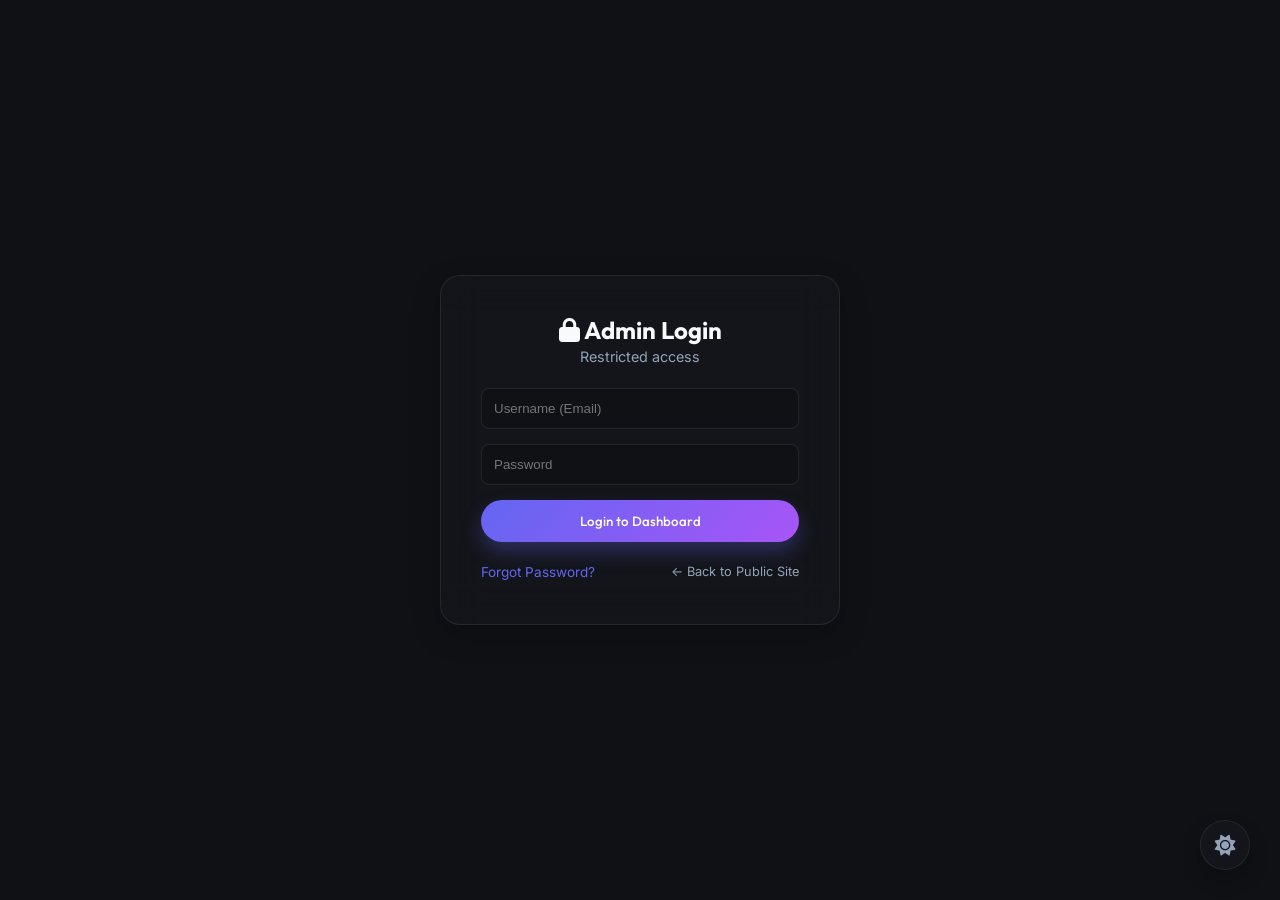
<file: pages/admin.html>
<!DOCTYPE html>
<html lang="en">

<head>
    <meta charset="UTF-8">
    <meta name="viewport" content="width=device-width, initial-scale=1.0">
    <title>Admin Dashboard | Secure Access</title>
    <!-- Google Fonts -->
    <link
        href="https://fonts.googleapis.com/css2?family=Outfit:wght@300;400;500;600;700&family=Inter:wght@400;500;600&display=swap"
        rel="stylesheet">
    <!-- Font Awesome -->
    <link rel="stylesheet" href="https://cdnjs.cloudflare.com/ajax/libs/font-awesome/6.4.0/css/all.min.css">
    <link rel="stylesheet" href="../assets/css/styles.css">
    <style>
        body {
            padding: 40px;
            display: flex;
            flex-direction: column;
            align-items: center;
            min-height: 100vh;
        }

        .admin-header {
            display: flex;
            justify-content: space-between;
            align-items: center;
            margin-bottom: 30px;
            flex-wrap: wrap;
            gap: 15px;
        }

        .header-actions {
            display: flex;
            gap: 10px;
            flex-wrap: wrap;
            align-items: center;
        }

        /* Modal Styles */
        .modal {
            display: none;
            position: fixed;
            z-index: 1000;
            left: 0;
            top: 0;
            width: 100%;
            height: 100%;
            background-color: rgba(0, 0, 0, 0.5);
            align-items: center;
            justify-content: center;
        }

        .modal-content {
            background-color: var(--bg-surface);
            backdrop-filter: blur(20px);
            border: 1px solid var(--glass-border);
            padding: 30px;
            border-radius: 12px;
            max-width: 400px;
            width: 100%;
            text-align: left;
            box-shadow: 0 10px 30px var(--shadow-default);
        }

        .modal-content input {
            width: 100%;
            margin-bottom: 15px;
            padding: 12px;
            background: var(--bg-color);
            border: 1px solid var(--glass-border);
            color: var(--text-primary);
            border-radius: 8px;
        }

        .modal-content input:focus {
            border-color: var(--primary);
            outline: none;
        }

        .close-modal {
            color: var(--text-secondary);
            float: right;
            font-size: 28px;
            font-weight: bold;
            cursor: pointer;
        }

        .close-modal:hover {
            color: var(--primary);
        }

        table {
            width: 100%;
            border-collapse: collapse;
            margin-top: 20px;
            color: var(--text-primary);
        }

        th,
        td {
            text-align: left;
            padding: 12px 15px;
            border-bottom: 1px solid var(--glass-border);
        }

        th {
            background: rgba(0, 0, 0, 0.05);
            font-weight: 600;
            color: var(--text-primary);
        }

        tr:hover {
            background: var(--bg-surface-hover);
        }

        .delete-btn {
            color: #ef4444;
            background: none;
            border: none;
            cursor: pointer;
            padding: 5px;
        }

        .delete-btn:hover {
            color: #dc2626;
        }

        .message-cell {
            max-width: 400px;
            max-height: 100px;
            overflow-y: auto;
        }

        .error-msg {
            text-align: center;
            color: #ef4444;
            margin-top: 20px;
        }

        /* Login UI explicitly */
        #login-container {
            max-width: 400px;
            width: 100%;
            margin: auto;
            padding: 40px;
            text-align: center;
        }

        #login-container input {
            width: 100%;
            margin-bottom: 15px;
            padding: 12px;
            background: var(--bg-color);
            border: 1px solid var(--glass-border);
            color: var(--text-primary);
            border-radius: 8px;
        }

        #login-container input:focus {
            border-color: var(--primary);
            outline: none;
        }

        #dashboard-container {
            display: none;
            width: 100%;
            max-width: 1200px;
        }
    </style>
</head>

<body>

    <!-- Login Screen -->
    <div id="login-container" class="glass-card">
        <h2><i class="fas fa-lock"></i> Admin Login</h2>
        <p style="margin-bottom: 20px; font-size: 0.9em; color: var(--text-secondary);">Restricted access</p>
        <form id="login-form">
            <input type="email" id="username" placeholder="Username (Email)" required>
            <input type="password" id="password" placeholder="Password" required>
            <button type="submit" class="btn btn-primary w-100" id="login-btn">Login to Dashboard</button>
        </form>
        <div id="login-error" class="error-msg" style="display:none; font-size:0.9em; margin-top:15px;"></div>
        <div style="display: flex; justify-content: space-between; align-items: center; margin-top: 20px;">
            <a href="javascript:void(0)" onclick="document.getElementById('reset-modal').style.display='flex'"
                style="color:var(--primary); font-size:0.85em; text-decoration:none;">Forgot Password?</a>
            <a href="/" style="color:var(--text-secondary); font-size:0.8em;">&larr; Back to Public Site</a>
        </div>
    </div>

    <!-- Dashboard Screen -->
    <div id="dashboard-container" class="container">
        <a href="/"
            style="display:inline-block; margin-bottom:15px; color:var(--text-secondary); font-size:0.9em; text-decoration:none;"><i
                class="fas fa-arrow-left"></i> Back to Home</a>
        <div class="admin-header">
            <h2><i class="fas fa-inbox"></i> Inbox Dashboard</h2>
            <div class="header-actions">
                <button onclick="document.getElementById('creds-modal').style.display='flex'"
                    class="btn btn-outline-light"><i class="fas fa-key"></i> Settings</button>
                <button onclick="fetchMessages()" class="btn btn-outline-light"><i class="fas fa-sync-alt"></i>
                    Refresh</button>
                <button onclick="logout()" class="btn btn-outline-light"
                    style="color: #ef4444; border-color: #ef4444;"><i class="fas fa-sign-out-alt"></i> Logout</button>
            </div>
        </div>

        <!-- Credentials Modal -->
        <div id="creds-modal" class="modal">
            <div class="modal-content glass-card">
                <span class="close-modal"
                    onclick="document.getElementById('creds-modal').style.display='none'">&times;</span>
                <h3 style="margin-bottom: 20px;"><i class="fas fa-user-edit"></i> Update Credentials</h3>
                <form id="creds-form">
                    <input type="email" id="new-username" placeholder="New Username (Email Address)" required>
                    <input type="password" id="new-password" placeholder="New Password" required>
                    <input type="password" id="new-recovery-pin" placeholder="New Recovery PIN (e.g. 1234)" required>
                    <button type="submit" class="btn btn-primary w-100" id="update-creds-btn">Update</button>
                    <div id="creds-msg" style="margin-top:10px; font-size:0.9em; text-align:center;"></div>
                </form>
            </div>
        </div>

        <!-- Reset Password Modal -->
        <div id="reset-modal" class="modal">
            <div class="modal-content glass-card">
                <span class="close-modal"
                    onclick="document.getElementById('reset-modal').style.display='none'">&times;</span>
                <h3 style="margin-bottom: 20px;"><i class="fas fa-unlock-alt"></i> Reset Password</h3>
                <p style="font-size:0.85em; color:var(--text-secondary); margin-bottom:15px;">Enter your username and
                    your secret
                    Recovery PIN to set a new password. (Default PIN is 12345)</p>
                <form id="reset-form">
                    <input type="email" id="reset-username" placeholder="Username (Email)" required>
                    <input type="password" id="reset-pin" placeholder="Recovery PIN" required>
                    <input type="password" id="reset-new-password" placeholder="New Password" required>
                    <button type="submit" class="btn btn-primary w-100" id="reset-btn">Reset Password</button>
                    <div id="reset-msg" style="margin-top:10px; font-size:0.9em; text-align:center;"></div>
                </form>
            </div>
        </div>

        <div class="glass-card" style="overflow-x: auto;">
            <table>
                <thead>
                    <tr>
                        <th>Date</th>
                        <th>Name</th>
                        <th>Email</th>
                        <th>Message</th>
                        <th>Action</th>
                    </tr>
                </thead>
                <tbody id="messages-body">
                    <tr>
                        <td colspan="5" style="text-align:center;">Loading messages...</td>
                    </tr>
                </tbody>
            </table>
            <div id="error" class="error-msg" style="display:none;">Failed to load messages (Unauthorized).</div>
        </div>
    </div>

    <!-- Theme Switcher Floating Button -->
    <button id="theme-toggle" class="theme-toggle-btn" aria-label="Toggle Theme"
        style="position: fixed; bottom: 30px; right: 30px; background: var(--bg-surface); border: 1px solid var(--glass-border); border-radius: 50%; width: 50px; height: 50px; box-shadow: 0 10px 20px var(--shadow-default); z-index: 9999;">
        <i class="fas fa-sun"></i>
    </button>

    <script>
        const IS_DEV = window.location.hostname === 'localhost' || window.location.hostname === '127.0.0.1';
        const API_BASE = IS_DEV ? 'http://localhost:8000/api' : '/api';
        const API_URL = `${API_BASE}/messages`;
        const CREDS_URL = `${API_BASE}/admin/credentials`;
        const RESET_URL = `${API_BASE}/admin/reset-password`;
        let authToken = localStorage.getItem('adminAuthToken') || null;
        let lastActivity = parseInt(localStorage.getItem('adminLastActivity')) || 0;
        let timeoutTimer;
        const TIMEOUT_DURATION = 5 * 60 * 1000; // 5 minutes

        // Theme Toggle Logic
        const themeToggleBtn = document.getElementById('theme-toggle');
        const body = document.body;
        const themeIcon = themeToggleBtn.querySelector('i');
        const savedTheme = localStorage.getItem('theme');

        if (savedTheme === 'light') {
            body.classList.add('light-mode');
            themeIcon.classList.remove('fa-sun');
            themeIcon.classList.add('fa-moon');
        }

        themeToggleBtn.addEventListener('click', () => {
            body.classList.toggle('light-mode');
            const isLight = body.classList.contains('light-mode');

            if (isLight) {
                themeIcon.classList.remove('fa-sun');
                themeIcon.classList.add('fa-moon');
                localStorage.setItem('theme', 'light');
            } else {
                themeIcon.classList.remove('fa-moon');
                themeIcon.classList.add('fa-sun');
                localStorage.setItem('theme', 'dark');
            }
        });

        function checkSession() {
            if (authToken) {
                const now = Date.now();
                if (now - lastActivity > TIMEOUT_DURATION) {
                    alert("Session expired due to inactivity.");
                    logout();
                    return false;
                }
                return true;
            }
            return false;
        }

        function resetTimer() {
            if (authToken) {
                lastActivity = Date.now();
                localStorage.setItem('adminLastActivity', lastActivity);
                clearTimeout(timeoutTimer);
                timeoutTimer = setTimeout(() => {
                    checkSession();
                }, TIMEOUT_DURATION);
            }
        }

        // Check active session immediately on page load
        if (checkSession()) {
            document.getElementById('login-container').style.display = 'none';
            document.getElementById('dashboard-container').style.display = 'block';
            resetTimer();
            fetchMessages();
        }

        // Listen for activity to reset timer
        document.addEventListener('mousemove', resetTimer);
        document.addEventListener('keypress', resetTimer);
        document.addEventListener('click', resetTimer);
        document.addEventListener('scroll', resetTimer);

        document.getElementById('login-form').addEventListener('submit', async (e) => {
            e.preventDefault();
            const user = document.getElementById('username').value;
            const pass = document.getElementById('password').value;
            const btn = document.getElementById('login-btn');

            // Create Basic Auth HTTP Header
            authToken = 'Basic ' + btoa(user + ':' + pass);

            btn.innerHTML = '<i class="fas fa-spinner fa-spin"></i> Authenticating...';
            btn.disabled = true;

            // Attempt to fetch messages to verify login right away
            await fetchMessages(true);
        });

        async function fetchMessages(isLoginAttempt = false) {
            const tbody = document.getElementById('messages-body');
            const errorDiv = document.getElementById('error');
            const loginError = document.getElementById('login-error');
            const btn = document.getElementById('login-btn');

            try {
                tbody.innerHTML = '<tr><td colspan="5" style="text-align:center;">Loading messages...</td></tr>';
                errorDiv.style.display = 'none';
                loginError.style.display = 'none';

                const response = await fetch(API_URL, {
                    headers: { 'Authorization': authToken } // Send the secret token
                });

                if (response.status === 401) {
                    throw new Error('Invalid Credentials');
                }

                if (!response.ok) {
                    throw new Error('Server connection failed (' + response.status + ')');
                }

                // If we get here, login was successful! Switch UI
                if (isLoginAttempt) {
                    localStorage.setItem('adminAuthToken', authToken); // Persist session
                    document.getElementById('login-container').style.display = 'none';
                    document.getElementById('dashboard-container').style.display = 'block';
                    resetTimer();
                }

                const messages = await response.json();

                if (messages.length === 0) {
                    tbody.innerHTML = '<tr><td colspan="5" style="text-align:center;">No messages found.</td></tr>';
                    return;
                }

                tbody.innerHTML = '';
                messages.forEach(msg => {
                    const row = document.createElement('tr');
                    const dateObj = new Date(msg.created_at);
                    const formattedDate = isNaN(dateObj) ? msg.created_at : dateObj.toLocaleString();

                    row.innerHTML = `
                        <td>${formattedDate}</td>
                        <td>${msg.name}</td>
                        <td><a href="mailto:${msg.email}" style="color:var(--primary);">${msg.email}</a></td>
                        <td class="message-cell">${msg.message}</td>
                        <td>
                            <button onclick="deleteMessage(${msg.id})" class="delete-btn" title="Delete Message">
                                <i class="fas fa-trash"></i>
                            </button>
                        </td>
                    `;
                    tbody.appendChild(row);
                });
            } catch (err) {
                if (isLoginAttempt) {
                    loginError.innerHTML = '<i class="fas fa-exclamation-circle"></i> ' + err.message;
                    loginError.style.display = 'block';
                    btn.innerHTML = 'Login to Dashboard';
                    btn.disabled = false;
                } else {
                    tbody.innerHTML =
                        `<tr><td colspan="5" style="color:#ef4444;text-align:center;">Failed to load messages: ${err.message}</td></tr>`;
                    logout();
                }
            }
        }

        async function deleteMessage(id) {
            if (!confirm('Are you sure you want to delete this message?')) return;

            try {
                const response = await fetch(`${API_URL}/${id}`, {
                    method: 'DELETE',
                    headers: { 'Authorization': authToken } // Token required to delete too
                });
                if (response.ok) {
                    fetchMessages();
                } else {
                    alert('Failed to delete message. Unauthorized.');
                }
            } catch (err) {
                console.error('Error deleting message:', err);
                alert('Network Error.');
            }
        }

        function logout() {
            authToken = null;
            localStorage.removeItem('adminAuthToken');
            localStorage.removeItem('adminLastActivity');
            clearTimeout(timeoutTimer);
            document.getElementById('username').value = '';
            document.getElementById('password').value = '';
            document.getElementById('login-btn').innerHTML = 'Login to Dashboard';
            document.getElementById('login-btn').disabled = false;

            document.getElementById('dashboard-container').style.display = 'none';
            document.getElementById('login-container').style.display = 'block';
        }

        document.getElementById('creds-form').addEventListener('submit', async (e) => {
            e.preventDefault();
            const newU = document.getElementById('new-username').value;
            const newP = document.getElementById('new-password').value;
            const newPin = document.getElementById('new-recovery-pin').value;
            const msgDiv = document.getElementById('creds-msg');
            const btn = document.getElementById('update-creds-btn');

            btn.innerHTML = '<i class="fas fa-spinner fa-spin"></i> Updating...';
            btn.disabled = true;

            try {
                const response = await fetch(CREDS_URL, {
                    method: 'PUT',
                    headers: { 'Authorization': authToken, 'Content-Type': 'application/json' },
                    body: JSON.stringify({ new_username: newU, new_password: newP, new_recovery_pin: newPin })
                });

                const data = await response.json().catch(() => ({}));

                if (response.ok) {
                    msgDiv.style.color = '#10b981';
                    msgDiv.innerHTML = '<i class="fas fa-check-circle"></i> Successfully updated! Please log in again.';
                    setTimeout(() => {
                        document.getElementById('creds-modal').style.display = 'none';
                        msgDiv.innerHTML = '';
                        document.getElementById('creds-form').reset();
                        logout();
                    }, 2000);
                } else {
                    msgDiv.style.color = '#ef4444';
                    // FastAPI often returns arrays for validation errors, or a detail string for HTTPExceptions
                    let errMsg = 'Failed to update credentials.';
                    if (data.detail) {
                        errMsg = Array.isArray(data.detail) ? data.detail[0].msg : data.detail;
                    }
                    msgDiv.innerHTML = `<i class="fas fa-exclamation-circle"></i> Error: ${errMsg}`;
                }
            } catch (error) {
                msgDiv.style.color = '#ef4444';
                msgDiv.innerHTML = '<i class="fas fa-exclamation-triangle"></i> Network Connection Error.';
            } finally {
                btn.innerHTML = 'Update';
                btn.disabled = false;
            }
        });

        document.getElementById('reset-form').addEventListener('submit', async (e) => {
            e.preventDefault();
            const username = document.getElementById('reset-username').value;
            const pin = document.getElementById('reset-pin').value;
            const newPass = document.getElementById('reset-new-password').value;
            const msgDiv = document.getElementById('reset-msg');
            const btn = document.getElementById('reset-btn');

            btn.innerHTML = '<i class="fas fa-spinner fa-spin"></i> Resetting...';
            btn.disabled = true;

            try {
                const response = await fetch(RESET_URL, {
                    method: 'POST',
                    headers: { 'Content-Type': 'application/json' },
                    body: JSON.stringify({ username: username, recovery_pin: pin, new_password: newPass })
                });

                const data = await response.json().catch(() => ({}));

                if (response.ok) {
                    msgDiv.style.color = '#10b981';
                    msgDiv.innerHTML = '<i class="fas fa-check-circle"></i> Password reset! You can now log in.';
                    setTimeout(() => {
                        document.getElementById('reset-modal').style.display = 'none';
                        msgDiv.innerHTML = '';
                        document.getElementById('reset-form').reset();
                    }, 2000);
                } else {
                    msgDiv.style.color = '#ef4444';
                    let errMsg = 'Failed to reset password.';
                    if (data.detail) {
                        errMsg = Array.isArray(data.detail) ? data.detail[0].msg : data.detail;
                    }
                    msgDiv.innerHTML = `<i class="fas fa-exclamation-circle"></i> Error: ${errMsg}`;
                }
            } catch (error) {
                msgDiv.style.color = '#ef4444';
                msgDiv.innerHTML = '<i class="fas fa-exclamation-triangle"></i> Network Connection Error.';
            } finally {
                btn.innerHTML = 'Reset Password';
                btn.disabled = false;
            }
        });
    </script>
</body>

</html>
</file>
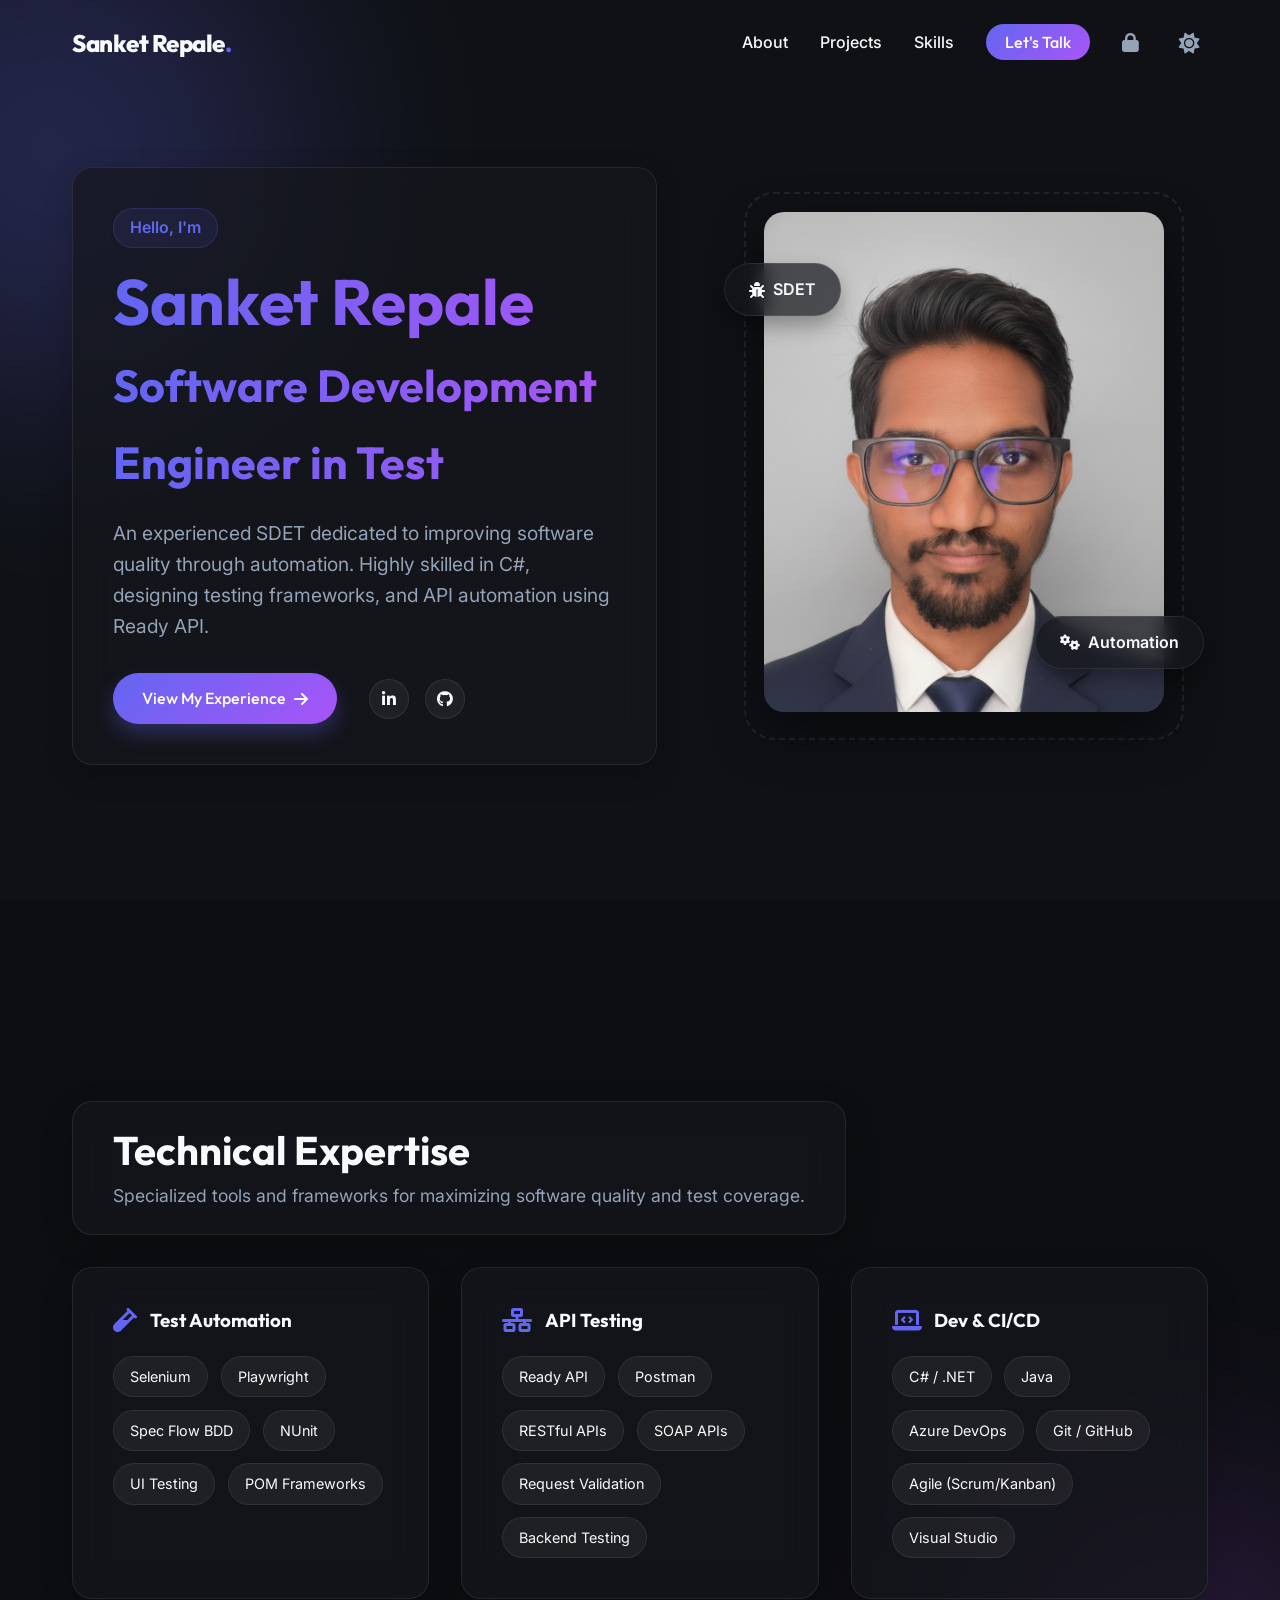
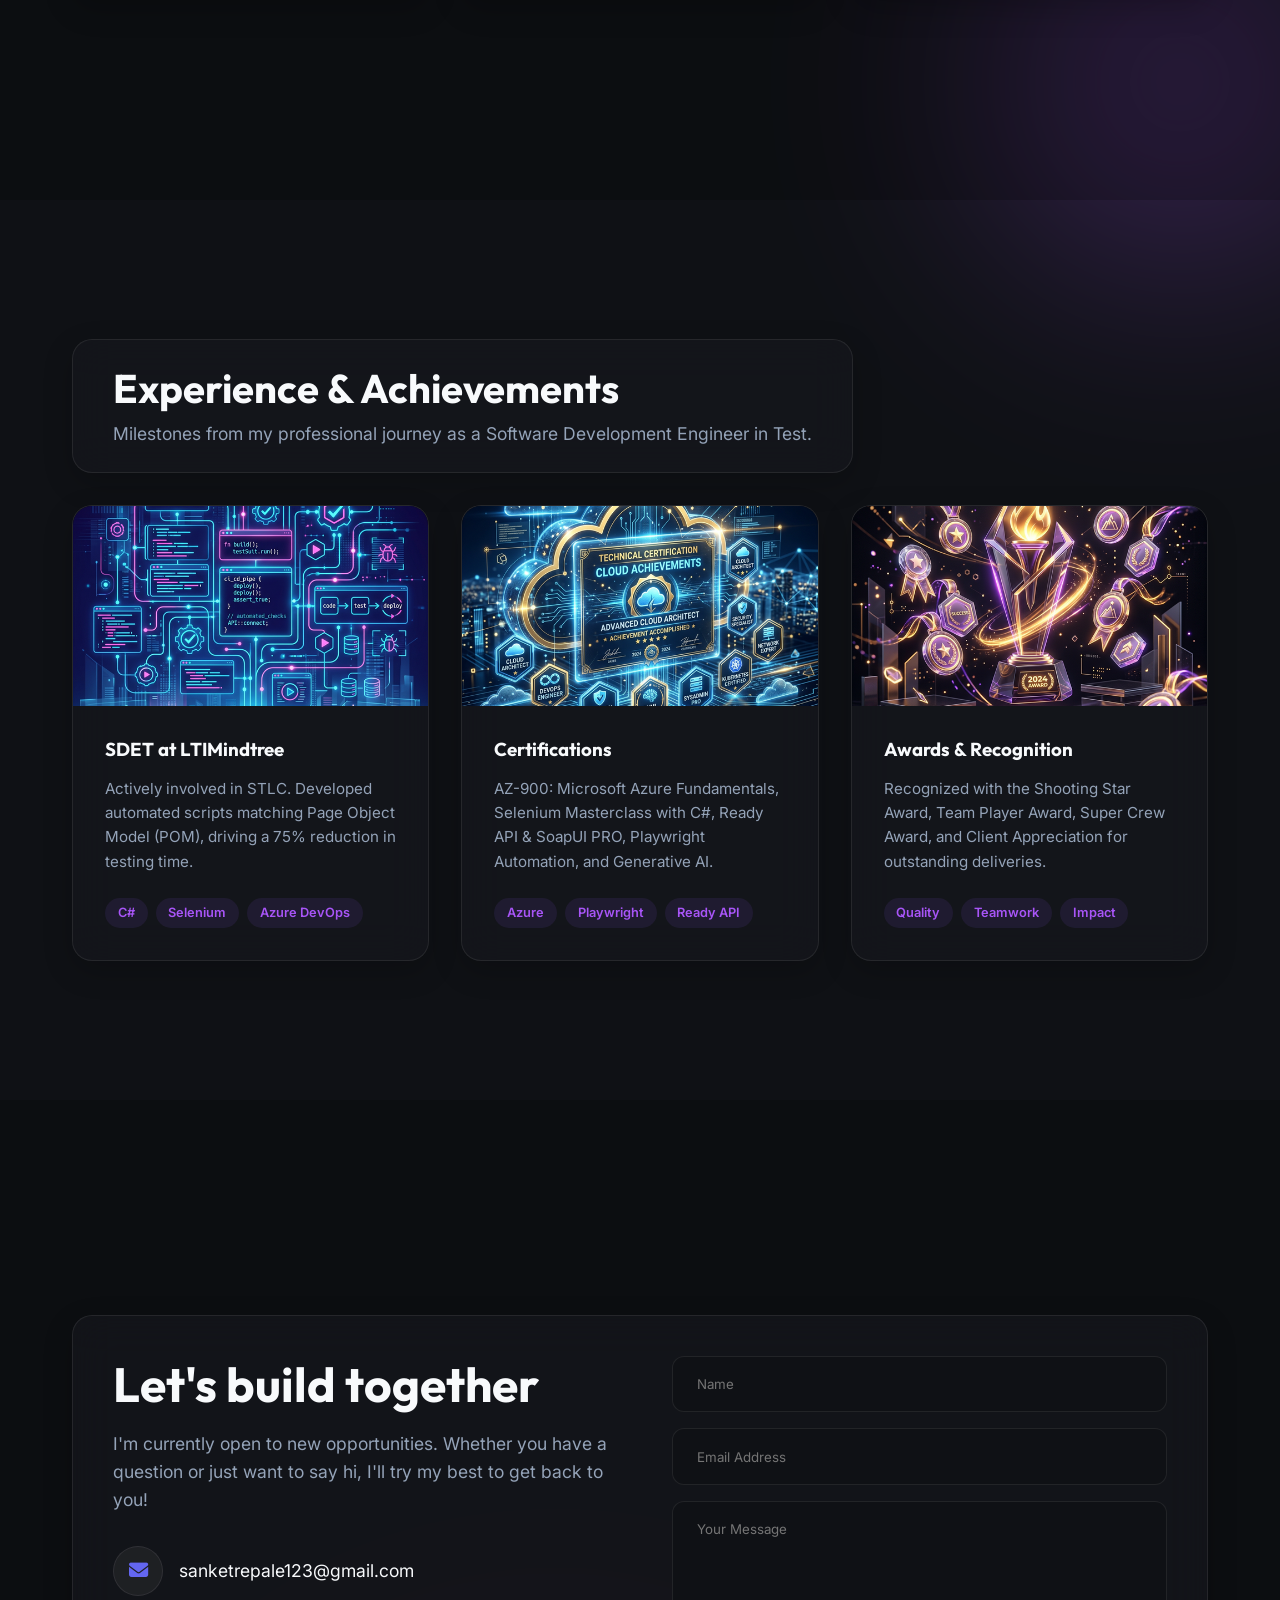
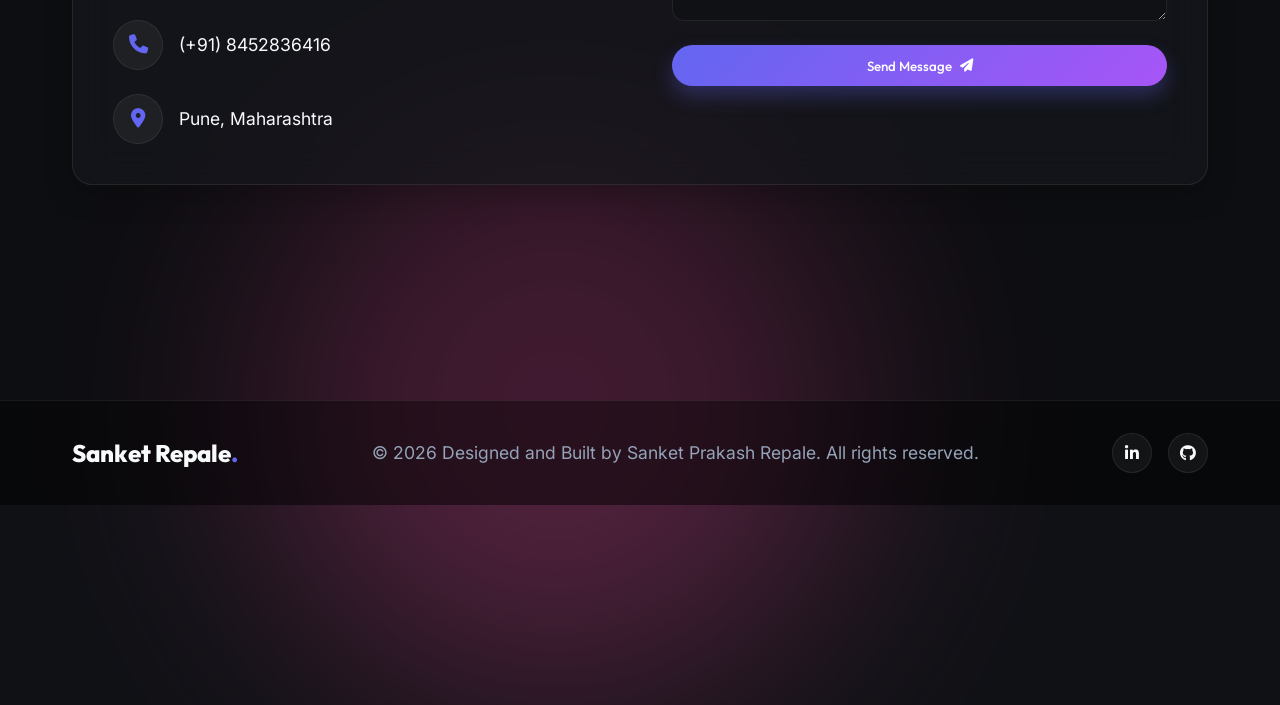
<file: pages/home.html>
<!DOCTYPE html>
<html lang="en">

<head>
    <meta charset="UTF-8">
    <meta name="viewport" content="width=device-width, initial-scale=1.0">
    <meta name="description"
        content="Personal portfolio and website of Sanket Prakash Repale, an experienced Software Development Engineer in Test (SDET).">
    <meta name="keywords"
        content="Sanket Prakash Repale, SDET, Software Development Engineer in Test, QA Automation, Selenium, C#">
    <meta name="author" content="Sanket Prakash Repale">

    <!-- Open Graph / Social Media Meta Tags -->
    <meta property="og:title" content="Sanket Prakash Repale | SDET Portfolio">
    <meta property="og:description"
        content="An experienced SDET dedicated to improving software quality through automation.">
    <meta property="og:type" content="website">

    <!-- Dynamic Emoji Favicon -->
    <link rel="icon"
        href="data:image/svg+xml,<svg xmlns=%22http://www.w3.org/2000/svg%22 viewBox=%220 0 100 100%22><text y=%22.9em%22 font-size=%2290%22>⚡</text></svg>">

    <title>Sanket Prakash Repale | SDET Portfolio</title>

    <!-- Google Fonts -->
    <link rel="preconnect" href="https://fonts.googleapis.com">
    <link rel="preconnect" href="https://fonts.gstatic.com" crossorigin>
    <link
        href="https://fonts.googleapis.com/css2?family=Outfit:wght@300;400;500;600;700;800&family=Inter:wght@400;500;600&display=swap"
        rel="stylesheet">

    <!-- Font Awesome for Icons -->
    <link rel="stylesheet" href="https://cdnjs.cloudflare.com/ajax/libs/font-awesome/6.4.0/css/all.min.css">

    <!-- Custom CSS -->
    <link rel="stylesheet" href="../assets/css/styles.css?v=2">
</head>

<body>
    <!-- Abstract animated background -->
    <div class="bg-shape shape-1"></div>
    <div class="bg-shape shape-2"></div>
    <div class="bg-shape shape-3"></div>

    <!-- Navigation -->
    <nav class="navbar" id="navbar">
        <div class="container nav-content">
            <a href="#" class="logo">Sanket Repale<span class="dot">.</span></a>
            <ul class="nav-links">
                <li><a href="#about" class="nav-link">About</a></li>
                <li><a href="#projects" class="nav-link">Projects</a></li>
                <li><a href="#skills" class="nav-link">Skills</a></li>
                <li><a href="#contact" class="nav-link btn-primary-sm">Let's Talk</a></li>
                <li><a href="/admin" class="nav-link" title="Admin Login" style="font-size: 1.2rem; color: #94a3b8;"><i
                            class="fas fa-lock"></i></a></li>
                <li>
                    <button id="theme-toggle" class="theme-toggle-btn" aria-label="Toggle Theme">
                        <i class="fas fa-sun"></i>
                    </button>
                </li>
            </ul>
            <div class="hamburger">
                <i class="fas fa-bars"></i>
            </div>
        </div>
    </nav>

    <main>
        <!-- Hero Section -->
        <section id="about" class="hero">
            <div class="container hero-content">
                <div class="hero-text glass-card fade-in">
                    <span class="badge">Hello, I'm</span>
                    <h1 class="gradient-text">Sanket Repale <br><span style="font-size: 0.7em;">Software Development
                            Engineer in Test</span></h1>
                    <p class="bio">An experienced SDET dedicated to improving software quality through automation.
                        Highly skilled in C#, designing testing frameworks, and API automation using Ready API.</p>
                    <div class="hero-cta">
                        <a href="#projects" class="btn btn-primary">View My Experience <i
                                class="fas fa-arrow-right"></i></a>
                        <div class="social-links">
                            <a href="https://www.linkedin.com/in/sanket-repale-521157287" target="_blank"
                                aria-label="LinkedIn" rel="noopener noreferrer"><i class="fab fa-linkedin-in"></i></a>
                            <a href="https://github.com" target="_blank" aria-label="GitHub"
                                rel="noopener noreferrer"><i class="fab fa-github"></i></a>
                        </div>
                    </div>
                </div>
                <div class="hero-image-wrap fade-in-delay">
                    <div class="image-border"></div>
                    <img src="../assets/images/profile.png" alt="Sanket Prakash Repale" class="profile-img">
                    <div class="floating-badge badge-1"><i class="fas fa-bug"></i> SDET</div>
                    <div class="floating-badge badge-2"><i class="fas fa-cogs"></i> Automation</div>
                </div>
            </div>
        </section>

        <!-- Skills Section -->
        <section id="skills" class="skills-section">
            <div class="container">
                <div class="section-title glass-card-sm slide-up">
                    <h2>Technical Expertise</h2>
                    <p>Specialized tools and frameworks for maximizing software quality and test coverage.</p>
                </div>

                <div class="skills-grid">
                    <div class="skill-category glass-card slide-up-delay-1">
                        <h3><i class="fas fa-vial"></i> Test Automation</h3>
                        <div class="skill-tags">
                            <span class="skill-tag">Selenium</span>
                            <span class="skill-tag">Playwright</span>
                            <span class="skill-tag">Spec Flow BDD</span>
                            <span class="skill-tag">NUnit</span>
                            <span class="skill-tag">UI Testing</span>
                            <span class="skill-tag">POM Frameworks</span>
                        </div>
                    </div>

                    <div class="skill-category glass-card slide-up-delay-2">
                        <h3><i class="fas fa-network-wired"></i> API Testing</h3>
                        <div class="skill-tags">
                            <span class="skill-tag">Ready API</span>
                            <span class="skill-tag">Postman</span>
                            <span class="skill-tag">RESTful APIs</span>
                            <span class="skill-tag">SOAP APIs</span>
                            <span class="skill-tag">Request Validation</span>
                            <span class="skill-tag">Backend Testing</span>
                        </div>
                    </div>

                    <div class="skill-category glass-card slide-up-delay-3">
                        <h3><i class="fas fa-laptop-code"></i> Dev & CI/CD</h3>
                        <div class="skill-tags">
                            <span class="skill-tag">C# / .NET</span>
                            <span class="skill-tag">Java</span>
                            <span class="skill-tag">Azure DevOps</span>
                            <span class="skill-tag">Git / GitHub</span>
                            <span class="skill-tag">Agile (Scrum/Kanban)</span>
                            <span class="skill-tag">Visual Studio</span>
                        </div>
                    </div>
                </div>
            </div>
        </section>

        <!-- Experience Section -->
        <section id="projects" class="projects-section">
            <div class="container">
                <div class="section-title glass-card-sm slide-up">
                    <h2>Experience & Achievements</h2>
                    <p>Milestones from my professional journey as a Software Development Engineer in Test.</p>
                </div>

                <div class="projects-grid">
                    <!-- Project 1 -->
                    <div class="project-card glass-card slide-up-delay-1">
                        <div class="project-image">
                            <img src="../assets/images/sdet_exp.png" alt="SDET Experience">
                            <div class="project-overlay">
                                <span class="btn btn-outline-light"><i class="fas fa-briefcase"></i> May 2022 -
                                    Present</span>
                            </div>
                        </div>
                        <div class="project-info">
                            <h3>SDET at LTIMindtree</h3>
                            <p>Actively involved in STLC. Developed automated scripts matching Page Object Model (POM),
                                driving a 75% reduction in testing time.</p>
                            <div class="project-tech">
                                <span>C#</span>
                                <span>Selenium</span>
                                <span>Azure DevOps</span>
                            </div>
                        </div>
                    </div>

                    <!-- Project 2 -->
                    <div class="project-card glass-card slide-up-delay-2">
                        <div class="project-image">
                            <img src="../assets/images/certifications.png" alt="Certifications">
                            <div class="project-overlay">
                                <span class="btn btn-outline-light"><i class="fas fa-certificate"></i> Multiple
                                    Certified</span>
                            </div>
                        </div>
                        <div class="project-info">
                            <h3>Certifications</h3>
                            <p>AZ-900: Microsoft Azure Fundamentals, Selenium Masterclass with C#, Ready API & SoapUI
                                PRO, Playwright Automation, and Generative AI.</p>
                            <div class="project-tech">
                                <span>Azure</span>
                                <span>Playwright</span>
                                <span>Ready API</span>
                            </div>
                        </div>
                    </div>

                    <!-- Project 3 -->
                    <div class="project-card glass-card slide-up-delay-3">
                        <div class="project-image">
                            <img src="../assets/images/awards.png" alt="Awards & Recognition">
                            <div class="project-overlay">
                                <span class="btn btn-outline-light"><i class="fas fa-trophy"></i> Multi-Award
                                    Winner</span>
                            </div>
                        </div>
                        <div class="project-info">
                            <h3>Awards & Recognition</h3>
                            <p>Recognized with the Shooting Star Award, Team Player Award, Super Crew Award, and Client
                                Appreciation for outstanding deliveries.</p>
                            <div class="project-tech">
                                <span>Quality</span>
                                <span>Teamwork</span>
                                <span>Impact</span>
                            </div>
                        </div>
                    </div>
                </div>
            </div>
        </section>

        <!-- Contact Section -->
        <section id="contact" class="contact-section">
            <div class="container">
                <div class="contact-wrapper glass-card zoom-in">
                    <div class="contact-content">
                        <h2>Let's build together</h2>
                        <p>I'm currently open to new opportunities. Whether you have a question or just want to say hi,
                            I'll try my best to get back to you!</p>

                        <div class="contact-info">
                            <div class="contact-item">
                                <i class="fas fa-envelope"></i>
                                <span>sanketrepale123@gmail.com</span>
                            </div>
                            <div class="contact-item">
                                <i class="fas fa-phone"></i>
                                <span>(+91) 8452836416</span>
                            </div>
                            <div class="contact-item">
                                <i class="fas fa-map-marker-alt"></i>
                                <span>Pune, Maharashtra</span>
                            </div>
                        </div>
                    </div>

                    <form class="contact-form" id="contact-form">
                        <div class="form-group">
                            <input type="text" id="name" name="name" placeholder="Name" required>
                        </div>
                        <div class="form-group">
                            <input type="email" id="email" name="email" placeholder="Email Address" required>
                        </div>
                        <div class="form-group">
                            <textarea id="message" name="message" rows="5" placeholder="Your Message"
                                required></textarea>
                        </div>
                        <button type="submit" class="btn btn-primary w-100">Send Message <i
                                class="fas fa-paper-plane"></i></button>
                    </form>
                </div>
            </div>
        </section>
    </main>

    <footer>
        <div class="container footer-content">
            <div class="footer-logo">Sanket Repale<span>.</span></div>
            <p>&copy; 2026 Designed and Built by Sanket Prakash Repale. All rights reserved.</p>
            <div class="social-links">
                <a href="https://www.linkedin.com/in/sanket-repale-521157287" target="_blank"
                    rel="noopener noreferrer"><i class="fab fa-linkedin-in"></i></a>
                <a href="https://github.com" target="_blank" rel="noopener noreferrer"><i class="fab fa-github"></i></a>
            </div>
        </div>
    </footer>

    <!-- Custom JS for interactions -->
    <script src="../assets/js/script.js?v=2"></script>
</body>

</html>
</file>
<file: assets/css/styles.css>
:root {
    /* Deep Modern Dark Theme */
    --primary: #6366f1;
    /* Indigo */
    --secondary: #a855f7;
    /* Purple */
    --accent: #ec4899;
    /* Pink */

    --bg-color: #0f1115;
    /* Very Deep Navy/Black */
    --bg-surface: rgba(22, 24, 29, 0.7);
    --bg-surface-hover: rgba(30, 33, 40, 0.85);

    --text-primary: #f8fafc;
    --text-secondary: #94a3b8;

    --glass-border: rgba(255, 255, 255, 0.08);
    --glass-shine: rgba(255, 255, 255, 0.03);

    --font-heading: 'Outfit', sans-serif;
    --font-body: 'Inter', sans-serif;

    --transition: all 0.3s cubic-bezier(0.25, 0.8, 0.25, 1);

    --shadow-default: rgba(0, 0, 0, 0.2);
    --shadow-hover: rgba(0, 0, 0, 0.5);
    --shape-opacity: 0.25;
}

body.light-mode {
    /* Creative & Warm Light Theme */
    --primary: #3b82f6;
    /* Soft Blue */
    --secondary: #0ea5e9;
    /* Light Blue */
    --accent: #6366f1;
    /* Indigo */

    --bg-color: #fcfcfd;
    /* Warm Pearl White */
    --bg-surface: rgba(255, 255, 255, 0.85);
    --bg-surface-hover: rgba(255, 255, 255, 1);

    --text-primary: #1e293b;
    /* Deep Slate for text */
    --text-secondary: #475569;

    --glass-border: #e2e8f0;
    --glass-shine: rgba(255, 255, 255, 0.8);

    --shadow-default: rgba(100, 116, 139, 0.1);
    --shadow-hover: rgba(100, 116, 139, 0.2);
    --shape-opacity: 0.2;
}

body.light-mode .bg-shape {
    opacity: 0.15;
}

body.light-mode .contact-section,
body.light-mode .skills-section {
    background: rgba(241, 245, 249, 0.5);
    /* Subtle cool tint to break the pearl white */
    border-top: 1px solid var(--glass-border);
    border-bottom: 1px solid var(--glass-border);
}

body.light-mode footer {
    background: rgba(255, 255, 255, 0.7);
}

* {
    margin: 0;
    padding: 0;
    box-sizing: border-box;
}

html {
    scroll-behavior: smooth;
    font-size: 16px;
}

body {
    font-family: var(--font-body);
    background-color: var(--bg-color);
    color: var(--text-primary);
    line-height: 1.6;
    overflow-x: hidden;
    position: relative;
}

/* Background Animated Shapes */
.bg-shape {
    position: absolute;
    border-radius: 50%;
    filter: blur(120px);
    z-index: -1;
    opacity: var(--shape-opacity);
    animation: float 20s infinite ease-in-out alternate;
}

.shape-1 {
    width: 500px;
    height: 500px;
    background: var(--primary);
    top: -100px;
    left: -200px;
}

.shape-2 {
    width: 400px;
    height: 400px;
    background: var(--secondary);
    top: 40%;
    right: -100px;
    animation-delay: -5s;
}

.shape-3 {
    width: 600px;
    height: 600px;
    background: var(--accent);
    bottom: -200px;
    left: 20%;
    opacity: 0.3;
    animation-delay: -10s;
}

@keyframes float {
    0% {
        transform: translate(0, 0) rotate(0deg) scale(1);
    }

    33% {
        transform: translate(40px, -60px) rotate(15deg) scale(1.15);
    }

    66% {
        transform: translate(-30px, 30px) rotate(-10deg) scale(0.85);
    }

    100% {
        transform: translate(0, 0) rotate(0deg) scale(1);
    }
}

/* Typography */
h1,
h2,
h3,
h4,
h5,
h6 {
    font-family: var(--font-heading);
    font-weight: 700;
    line-height: 1.2;
}

.gradient-text {
    background: linear-gradient(to right, var(--primary), var(--secondary), var(--accent));
    -webkit-background-clip: text;
    background-clip: text;
    -webkit-text-fill-color: transparent;
    background-size: 200% auto;
    animation: shine 5s linear infinite;
}

@keyframes shine {
    to {
        background-position: 200% center;
    }
}

p {
    color: var(--text-secondary);
    font-size: 1.1rem;
}

a {
    text-decoration: none;
    color: inherit;
    transition: var(--transition);
}

ul {
    list-style: none;
}

/* Utility */
.container {
    max-width: 1200px;
    margin: 0 auto;
    padding: 0 2rem;
}

.w-100 {
    width: 100%;
}

/* Buttons */
.btn {
    display: inline-block;
    padding: 0.8rem 1.8rem;
    border-radius: 50px;
    font-family: var(--font-heading);
    font-weight: 500;
    cursor: pointer;
    border: none;
    transition: var(--transition);
    display: flex;
    align-items: center;
    justify-content: center;
    gap: 0.5rem;
}

.btn-primary {
    background: linear-gradient(135deg, var(--primary), var(--secondary));
    color: white;
    box-shadow: 0 10px 20px rgba(99, 102, 241, 0.3);
}

.btn-primary:hover {
    transform: translateY(-5px) scale(1.05);
    box-shadow: 0 15px 30px rgba(59, 130, 246, 0.5);
}

.btn-primary-sm {
    background: linear-gradient(135deg, var(--primary), var(--secondary));
    color: white;
    padding: 0.5rem 1.2rem;
    border-radius: 50px;
    font-family: var(--font-heading);
    font-weight: 500;
    transition: var(--transition);
}

.btn-primary-sm:hover {
    transform: translateY(-3px) scale(1.05);
    box-shadow: 0 8px 20px rgba(59, 130, 246, 0.5);
}

.btn-outline-light {
    background: var(--bg-surface);
    color: var(--text-primary);
    border: 1px solid var(--glass-border);
    backdrop-filter: blur(5px);
}

.btn-outline-light:hover {
    background: var(--primary);
    color: white;
    border-color: var(--primary);
}

/* Glassmorphism Cards */
.glass-card {
    background: var(--bg-surface);
    backdrop-filter: blur(20px);
    -webkit-backdrop-filter: blur(20px);
    border: 1px solid var(--glass-border);
    border-radius: 20px;
    padding: 2.5rem;
    box-shadow: 0 10px 30px var(--shadow-default);
    transition: var(--transition);
}

.glass-card:hover {
    border-color: var(--primary);
    background: var(--bg-surface-hover);
    transform: translateY(-8px) scale(1.02);
    box-shadow: 0 20px 40px var(--shadow-hover);
}

.glass-card-sm {
    background: var(--bg-surface);
    backdrop-filter: blur(20px);
    border: 1px solid var(--glass-border);
    border-radius: 20px;
    padding: 1.5rem 2.5rem;
    display: inline-block;
    margin-bottom: 2rem;
    box-shadow: 0 10px 30px var(--shadow-default);
}

/* Navbar */
.navbar {
    position: fixed;
    top: 0;
    left: 0;
    width: 100%;
    padding: 1.5rem 0;
    z-index: 1000;
    transition: var(--transition);
}

.navbar.scrolled {
    padding: 0.8rem 0;
    background: var(--bg-surface);
    backdrop-filter: blur(10px);
    border-bottom: 1px solid var(--glass-border);
}

.nav-content {
    display: flex;
    justify-content: space-between;
    align-items: center;
}

.logo {
    font-family: var(--font-heading);
    font-size: 1.5rem;
    font-weight: 800;
    color: var(--text-primary);
    letter-spacing: -0.5px;
}

.logo .dot {
    color: var(--primary);
}

.nav-links {
    display: flex;
    gap: 2rem;
    align-items: center;
}

.nav-link {
    font-weight: 500;
    position: relative;
}

.nav-link:not(.btn-primary-sm)::after {
    content: '';
    position: absolute;
    bottom: -5px;
    left: 0;
    width: 0%;
    height: 2px;
    background: var(--primary);
    transition: var(--transition);
}

.nav-link:not(.btn-primary-sm):hover::after {
    width: 100%;
}

.nav-link:hover {
    color: var(--primary);
}

.hamburger {
    display: none;
    font-size: 1.5rem;
    cursor: pointer;
    color: var(--text-primary);
}

/* Theme Toggle */
.theme-toggle-btn {
    background: transparent;
    border: none;
    color: var(--text-secondary);
    font-size: 1.3rem;
    cursor: pointer;
    padding: 0.5rem;
    transition: var(--transition);
    display: flex;
    align-items: center;
    justify-content: center;
}

.theme-toggle-btn:hover {
    color: var(--primary);
    transform: rotate(15deg);
}

/* Sections */
section {
    padding: 8rem 0;
    min-height: 100vh;
    display: flex;
    align-items: center;
}

.section-title h2 {
    font-size: 2.5rem;
    margin-bottom: 0.5rem;
    color: var(--text-primary);
}

/* Hero Section */
.hero {
    padding-top: 10rem;
}

.hero-content {
    display: grid;
    grid-template-columns: 1.2fr 1fr;
    gap: 4rem;
    align-items: center;
}

.badge {
    display: inline-block;
    padding: 0.4rem 1rem;
    background: rgba(99, 102, 241, 0.1);
    color: var(--primary);
    border-radius: 50px;
    font-weight: 600;
    margin-bottom: 1rem;
    border: 1px solid rgba(99, 102, 241, 0.2);
}

.hero h1 {
    font-size: 4rem;
    margin-bottom: 1.5rem;
}

.hero .bio {
    font-size: 1.2rem;
    margin-bottom: 2rem;
}

.hero-cta {
    display: flex;
    align-items: center;
    gap: 2rem;
}

.social-links {
    display: flex;
    gap: 1rem;
}

.social-links a {
    width: 40px;
    height: 40px;
    border-radius: 50%;
    background: rgba(255, 255, 255, 0.05);
    display: flex;
    align-items: center;
    justify-content: center;
    border: 1px solid var(--glass-border);
}

.social-links a:hover {
    background: var(--primary);
    transform: translateY(-3px);
    color: white;
}

.hero-image-wrap {
    position: relative;
    width: 100%;
    max-width: 400px;
    margin: 0 auto;
    animation: float-hero 8s ease-in-out infinite;
}

@keyframes float-hero {

    0%,
    100% {
        transform: translateY(0);
    }

    50% {
        transform: translateY(-15px);
    }
}

.image-border {
    position: absolute;
    top: -20px;
    left: -20px;
    right: -20px;
    bottom: -20px;
    border: 2px dashed var(--glass-border);
    border-radius: 30px;
    animation: rotate 20s linear infinite;
    z-index: 0;
}

@keyframes rotate {
    100% {
        transform: rotate(360deg);
    }
}

.profile-img {
    width: 100%;
    aspect-ratio: 4 / 5;
    object-fit: cover;
    object-position: top center;
    height: auto;
    border-radius: 20px;
    position: relative;
    z-index: 1;
    box-shadow: 0 20px 50px rgba(0, 0, 0, 0.5);
    transition: var(--transition);
}

.hero-image-wrap:hover .profile-img {
    transform: scale(1.02);
}

.floating-badge {
    position: absolute;
    background: var(--bg-surface);
    backdrop-filter: blur(10px);
    padding: 0.8rem 1.5rem;
    border-radius: 50px;
    border: 1px solid var(--glass-border);
    font-weight: 600;
    color: var(--text-primary);
    z-index: 2;
    box-shadow: 0 10px 20px rgba(0, 0, 0, 0.3);
    display: flex;
    align-items: center;
    gap: 0.5rem;
}

.badge-1 {
    top: 10%;
    left: -10%;
    animation: float-small 4s ease-in-out infinite;
}

.badge-2 {
    bottom: 10%;
    right: -10%;
    animation: float-small 5s ease-in-out infinite reverse;
}

@keyframes float-small {

    0%,
    100% {
        transform: translateY(0);
    }

    50% {
        transform: translateY(-10px);
    }
}

/* Skills Grid */
.skills-section {
    background: rgba(0, 0, 0, 0.2);
}

.skills-grid {
    display: grid;
    grid-template-columns: repeat(3, 1fr);
    gap: 2rem;
}

.skill-category h3 {
    margin-bottom: 1.5rem;
    display: flex;
    align-items: center;
    gap: 0.8rem;
    color: var(--text-primary);
}

.skill-category h3 i {
    color: var(--primary);
    font-size: 1.5rem;
}

.skill-tags {
    display: flex;
    flex-wrap: wrap;
    gap: 0.8rem;
}

.skill-tag {
    background: rgba(255, 255, 255, 0.05);
    border: 1px solid var(--glass-border);
    padding: 0.5rem 1rem;
    border-radius: 50px;
    font-size: 0.9rem;
    transition: var(--transition);
}

.skill-tag:hover {
    background: rgba(99, 102, 241, 0.2);
    border-color: var(--primary);
    color: white;
    transform: translateY(-2px);
}

/* Projects Grid */
.projects-grid {
    display: grid;
    grid-template-columns: repeat(3, 1fr);
    gap: 2rem;
}

.project-card {
    padding: 0;
    overflow: hidden;
    display: flex;
    flex-direction: column;
}

.project-image {
    height: 200px;
    background: #111;
    position: relative;
    overflow: hidden;
}

.project-image img {
    width: 100%;
    height: 100%;
    object-fit: cover;
    position: absolute;
    top: 0;
    left: 0;
}

.bg-pattern-1 {
    background: linear-gradient(45deg, #111 25%, #222 25%, #222 50%, #111 50%, #111 75%, #222 75%, #222 100%);
    background-size: 40px 40px;
}

.bg-pattern-2 {
    background: radial-gradient(circle, #222 10%, transparent 10%), radial-gradient(circle, #222 10%, transparent 10%);
    background-size: 40px 40px;
    background-position: 0 0, 20px 20px;
}

.project-overlay {
    position: absolute;
    top: 0;
    left: 0;
    width: 100%;
    height: 100%;
    background: rgba(99, 102, 241, 0.8);
    display: flex;
    flex-direction: column;
    justify-content: center;
    align-items: center;
    gap: 1rem;
    opacity: 0;
    transition: var(--transition);
    backdrop-filter: blur(5px);
}

.project-card:hover .project-overlay {
    opacity: 1;
}

.project-card:hover .project-image img {
    transform: scale(1.1);
    transition: transform 0.5s ease;
}

.project-image img {
    width: 100%;
    height: 100%;
    object-fit: cover;
    position: absolute;
    top: 0;
    left: 0;
    transition: transform 0.5s ease;
}

.project-info {
    padding: 2rem;
    flex-grow: 1;
    display: flex;
    flex-direction: column;
}

.project-info h3 {
    margin-bottom: 1rem;
    color: var(--text-primary);
}

.project-info p {
    font-size: 0.95rem;
    margin-bottom: 1.5rem;
    flex-grow: 1;
}

.project-tech {
    display: flex;
    gap: 0.5rem;
    flex-wrap: wrap;
}

.project-tech span {
    font-size: 0.8rem;
    font-weight: 600;
    color: var(--secondary);
    background: rgba(139, 92, 246, 0.1);
    padding: 0.3rem 0.8rem;
    border-radius: 50px;
}

/* Contact Section */
.contact-section {
    background: rgba(0, 0, 0, 0.2);
}

.contact-wrapper {
    display: grid;
    grid-template-columns: 1fr 1fr;
    gap: 4rem;
}

.contact-content h2 {
    font-size: 3rem;
    margin-bottom: 1rem;
    color: var(--text-primary);
}

.contact-content p {
    margin-bottom: 2rem;
}

.contact-info {
    display: flex;
    flex-direction: column;
    gap: 1.5rem;
}

.contact-item {
    display: flex;
    align-items: center;
    gap: 1rem;
    font-size: 1.1rem;
}

.contact-item i {
    width: 50px;
    height: 50px;
    background: rgba(255, 255, 255, 0.05);
    border: 1px solid var(--glass-border);
    border-radius: 50%;
    display: flex;
    align-items: center;
    justify-content: center;
    color: var(--primary);
    font-size: 1.2rem;
}

.contact-form {
    display: flex;
    flex-direction: column;
    gap: 1rem;
}

.form-group input,
.form-group textarea {
    width: 100%;
    padding: 1.2rem 1.5rem;
    background: var(--bg-color);
    border: 1px solid var(--glass-border);
    border-radius: 12px;
    color: var(--text-primary);
    font-family: var(--font-body);
    transition: var(--transition);
}

.form-group input:focus,
.form-group textarea:focus {
    outline: none;
    border-color: var(--primary);
    background: var(--bg-surface);
    box-shadow: 0 0 0 4px rgba(99, 102, 241, 0.1);
}

/* Footer */
footer {
    padding: 2rem 0;
    border-top: 1px solid var(--glass-border);
    background: rgba(0, 0, 0, 0.5);
}

.footer-content {
    display: flex;
    justify-content: space-between;
    align-items: center;
}

.footer-logo {
    font-family: var(--font-heading);
    font-size: 1.5rem;
    font-weight: 800;
    color: var(--text-primary);
}

.footer-logo span {
    color: var(--primary);
}

/* Utility Classes for JS Animations */
.fade-in {
    opacity: 0;
    transform: translateY(20px);
    transition: all 0.8s ease-out;
}

.fade-in.appear {
    opacity: 1;
    transform: translateY(0);
}

/* Responsive Media Queries */
@media (max-width: 992px) {
    .hero-content {
        grid-template-columns: 1fr;
        text-align: center;
        gap: 3rem;
    }

    .hero-cta {
        justify-content: center;
    }

    .badge-1 {
        left: 0;
    }

    .badge-2 {
        right: 0;
    }

    .skills-grid {
        grid-template-columns: 1fr;
    }

    .projects-grid {
        grid-template-columns: repeat(2, 1fr);
    }

    .contact-wrapper {
        grid-template-columns: 1fr;
        gap: 3rem;
    }
}

@media (max-width: 768px) {
    .nav-links {
        position: fixed;
        top: 0;
        right: -100%;
        width: 70%;
        height: 100vh;
        background: var(--bg-surface-hover);
        backdrop-filter: blur(20px);
        flex-direction: column;
        justify-content: center;
        transition: var(--transition);
    }

    .nav-links.active {
        right: 0;
    }

    .hamburger {
        display: block;
        z-index: 1001;
    }

    .hero h1 {
        font-size: 3rem;
    }

    .projects-grid {
        grid-template-columns: 1fr;
    }

    .glass-card {
        padding: 1.5rem;
    }

    .footer-content {
        flex-direction: column;
        gap: 1rem;
        text-align: center;
    }
}
</file>
